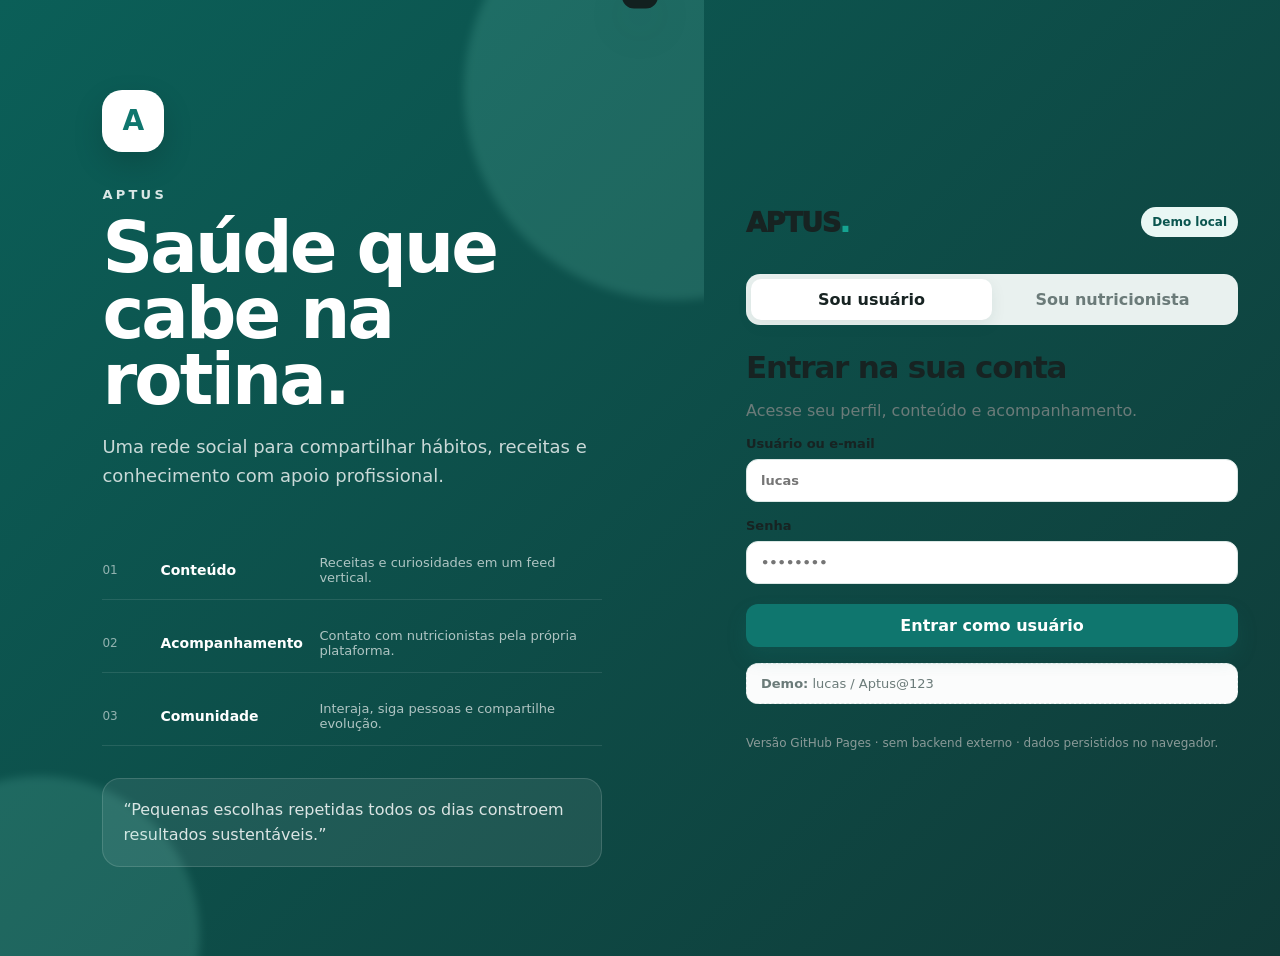
<file: aptus_full_static_v1_fixed/frontend-pages/index.html>
<!doctype html>
<html lang="pt-BR">
<head>
  <meta charset="utf-8">
  <meta name="viewport" content="width=device-width, initial-scale=1">
  <meta name="theme-color" content="#0f766e">
  <title>APTUS — Saúde que cabe na rotina</title>
  <link rel="stylesheet" href="styles.css">
</head>
<body>
  <div id="toast" class="toast" role="status" aria-live="polite"></div>

  <main id="auth-view" class="auth-shell">
    <section class="brand-panel">
      <div class="brand-mark">A</div>
      <div>
        <span class="eyebrow">APTUS</span>
        <h1>Saúde que cabe na rotina.</h1>
        <p>Uma rede social para compartilhar hábitos, receitas e conhecimento com apoio profissional.</p>
      </div>
      <div class="brand-points">
        <div><span>01</span><strong>Conteúdo</strong><small>Receitas e curiosidades em um feed vertical.</small></div>
        <div><span>02</span><strong>Acompanhamento</strong><small>Contato com nutricionistas pela própria plataforma.</small></div>
        <div><span>03</span><strong>Comunidade</strong><small>Interaja, siga pessoas e compartilhe evolução.</small></div>
      </div>
      <div class="quote-card">“Pequenas escolhas repetidas todos os dias constroem resultados sustentáveis.”</div>
    </section>

    <section class="auth-panel">
      <div class="auth-head">
        <div class="logo-word">APTUS<span>.</span></div>
        <span class="status-pill">Demo local</span>
      </div>

      <div class="auth-switcher" role="tablist">
        <button class="auth-tab active" data-auth="user">Sou usuário</button>
        <button class="auth-tab" data-auth="nutritionist">Sou nutricionista</button>
      </div>

      <form id="user-login-form" class="auth-form">
        <h2>Entrar na sua conta</h2>
        <p class="muted">Acesse seu perfil, conteúdo e acompanhamento.</p>
        <label>Usuário ou e-mail<input id="user-login" autocomplete="username" required placeholder="lucas"></label>
        <label>Senha<input id="user-password" type="password" autocomplete="current-password" required placeholder="••••••••"></label>
        <button class="primary-btn" type="submit">Entrar como usuário</button>
        <div class="demo-box"><b>Demo:</b> lucas / Aptus@123</div>
      </form>

      <form id="nutritionist-login-form" class="auth-form hidden">
        <h2>Área profissional</h2>
        <p class="muted">Entre no painel exclusivo do nutricionista.</p>
        <label>Usuário ou e-mail<input id="nutri-login" autocomplete="username" required placeholder="marina.nutri"></label>
        <label>Senha<input id="nutri-password" type="password" autocomplete="current-password" required placeholder="••••••••"></label>
        <button class="primary-btn" type="submit">Entrar como nutricionista</button>
        <div class="demo-box"><b>Demo:</b> marina.nutri / Aptus@123</div>
      </form>

      <div class="auth-foot">Versão GitHub Pages · sem backend externo · dados persistidos no navegador.</div>
    </section>
  </main>

  <div id="app-view" class="app hidden">
    <header class="topbar">
      <div class="topbar-left">
        <button class="mobile-menu" id="mobile-menu">☰</button>
        <div class="logo-word">APTUS<span>.</span></div>
      </div>
      <div class="topbar-actions">
        <button class="icon-btn" id="notification-btn" title="Notificações">♧</button>
        <button class="profile-chip" id="header-profile"></button>
        <button class="ghost-btn" id="logout-btn">Sair</button>
      </div>
    </header>

    <div class="app-layout">
      <aside class="sidebar" id="sidebar">
        <nav id="user-nav" class="side-nav">
          <button class="nav-btn active" data-view="home">⌂ <span>Início</span></button>
          <button class="nav-btn" data-view="discover">◉ <span>Descobrir</span></button>
          <button class="nav-btn" data-view="nutritionist">✦ <span>Nutricionista</span></button>
        </nav>
        <nav id="nutritionist-nav" class="side-nav hidden">
          <button class="nav-btn active" data-view="pro-home">⌂ <span>Painel</span></button>
          <button class="nav-btn" data-view="discover">◉ <span>Conteúdo</span></button>
          <button class="nav-btn" data-view="pro-messages">✉ <span>Mensagens</span></button>
        </nav>
        <div class="sidebar-bottom">
          <div class="mini-card"><span class="dot"></span><div><b>Modo demo</b><small>Seu conteúdo fica salvo neste navegador.</small></div></div>
        </div>
      </aside>

      <section class="content" id="content">
        <!-- rendered by app.js -->
      </section>
    </div>

    <button class="floating-create" id="floating-create">＋</button>

    <div id="modal" class="modal hidden">
      <div class="modal-backdrop" data-close-modal></div>
      <div class="modal-card" id="modal-card"></div>
    </div>
  </div>

  <script src="app.js"></script>
</body>
</html>
</file>
<file: aptus_full_static_v1_fixed/frontend-pages/styles.css>
:root{
  --bg:#f4f7f7;
  --surface:#ffffff;
  --surface-2:#edf7f5;
  --line:#dbe7e5;
  --text:#172322;
  --muted:#6b7b79;
  --brand:#0f766e;
  --brand-2:#15a391;
  --brand-dark:#0a554f;
  --accent:#ffb45a;
  --danger:#d94f4f;
  --shadow:0 18px 45px rgba(13,66,61,.10);
  --radius:22px;
}
*{box-sizing:border-box}
html,body{margin:0;min-height:100%;font-family:Inter,ui-sans-serif,system-ui,-apple-system,BlinkMacSystemFont,"Segoe UI",sans-serif;color:var(--text);background:var(--bg)}
button,input,textarea{font:inherit}
button{cursor:pointer}
.hidden{display:none!important}
.muted{color:var(--muted)}
.toast{position:fixed;left:50%;top:18px;transform:translate(-50%,-140%);background:#12201f;color:#fff;padding:12px 18px;border-radius:999px;z-index:9999;box-shadow:var(--shadow);transition:.25s}.toast.show{transform:translate(-50%,0)}
.auth-shell{min-height:100vh;display:grid;grid-template-columns:1.1fr .9fr;background:linear-gradient(135deg,#0b5f58,#103b38)}
.brand-panel{padding:7vw 8vw;color:#fff;display:flex;flex-direction:column;justify-content:space-between;gap:32px;position:relative;overflow:hidden}.brand-panel:before,.brand-panel:after{content:"";position:absolute;border-radius:50%;filter:blur(4px);opacity:.14;background:#8df2dc}.brand-panel:before{width:420px;height:420px;right:-180px;top:-120px}.brand-panel:after{width:320px;height:320px;left:-120px;bottom:-140px}
.brand-mark{width:62px;height:62px;border-radius:20px;display:grid;place-items:center;background:#fff;color:var(--brand);font-size:28px;font-weight:900;box-shadow:0 12px 30px rgba(0,0,0,.15)}
.eyebrow{letter-spacing:.25em;font-weight:800;font-size:13px;opacity:.85}.brand-panel h1{font-size:clamp(42px,5.5vw,76px);line-height:.94;max-width:700px;margin:12px 0 20px;letter-spacing:-.04em}.brand-panel p{font-size:18px;line-height:1.6;max-width:620px;color:rgba(255,255,255,.78)}
.brand-points{display:grid;gap:14px;max-width:720px}.brand-points>div{display:grid;grid-template-columns:44px 145px 1fr;gap:14px;align-items:center;padding:14px 0;border-bottom:1px solid rgba(255,255,255,.10)}.brand-points span{font-size:12px;opacity:.55}.brand-points strong{font-size:14px}.brand-points small{font-size:13px;color:rgba(255,255,255,.67)}
.quote-card{padding:18px 20px;border:1px solid rgba(255,255,255,.14);background:rgba(255,255,255,.08);border-radius:18px;color:rgba(255,255,255,.84);max-width:640px;line-height:1.6}
.auth-panel{display:flex;flex-direction:column;justify-content:center;padding:42px;max-width:650px;width:100%;margin:auto}.auth-head{display:flex;justify-content:space-between;align-items:center;margin-bottom:36px}.logo-word{font-weight:950;letter-spacing:-.05em;font-size:27px}.logo-word span{color:var(--brand-2)}.brand-panel .logo-word{color:#fff}.status-pill{background:#e9f7f4;color:var(--brand-dark);padding:8px 11px;border-radius:999px;font-size:12px;font-weight:800}
.auth-switcher{display:grid;grid-template-columns:1fr 1fr;background:#e9f1ef;padding:5px;border-radius:14px;margin-bottom:24px}.auth-tab{border:0;background:transparent;padding:11px;border-radius:10px;font-weight:800;color:var(--muted)}.auth-tab.active{background:#fff;color:var(--text);box-shadow:0 5px 15px rgba(22,69,64,.08)}
.auth-form h2{font-size:31px;letter-spacing:-.04em;margin:0 0 8px}.auth-form label{display:grid;gap:8px;margin-top:16px;font-size:13px;font-weight:800}.auth-form input,.field,input,textarea,select{width:100%;padding:13px 14px;border:1px solid var(--line);background:#fff;border-radius:12px;outline:none;color:var(--text);transition:.2s}.auth-form input:focus,.field:focus,input:focus,textarea:focus,select:focus{border-color:var(--brand-2);box-shadow:0 0 0 4px rgba(21,163,145,.10)}.primary-btn,.secondary-btn,.ghost-btn,.danger-btn{border:0;border-radius:12px;padding:12px 16px;font-weight:800}.primary-btn{background:var(--brand);color:#fff;margin-top:20px;width:100%;box-shadow:0 10px 20px rgba(15,118,110,.18)}.secondary-btn{background:#e4f2ef;color:var(--brand-dark)}.ghost-btn{background:transparent;color:var(--muted)}.danger-btn{background:#fff0f0;color:var(--danger)}.demo-box{margin-top:16px;padding:12px 14px;background:#fbfcfc;border:1px dashed var(--line);border-radius:12px;font-size:13px;color:var(--muted)}.auth-foot{margin-top:32px;color:#8a9a98;font-size:12px}
.topbar{height:76px;background:#fff;border-bottom:1px solid var(--line);display:flex;justify-content:space-between;align-items:center;padding:0 28px;position:sticky;top:0;z-index:50}.topbar-left,.topbar-actions{display:flex;align-items:center;gap:14px}.mobile-menu{display:none;border:0;background:#eef5f3;border-radius:10px;padding:8px}.icon-btn{border:0;background:#eff7f5;width:40px;height:40px;border-radius:12px}.profile-chip{border:0;background:#eef7f5;padding:9px 12px;border-radius:999px;font-weight:800;display:flex;gap:8px;align-items:center}.app-layout{display:grid;grid-template-columns:250px 1fr;min-height:calc(100vh - 76px)}.sidebar{border-right:1px solid var(--line);background:#fff;padding:24px 14px;display:flex;flex-direction:column;justify-content:space-between}.side-nav{display:grid;gap:8px}.nav-btn{border:0;background:transparent;text-align:left;padding:13px 14px;border-radius:13px;font-weight:800;color:var(--muted);display:flex;align-items:center;gap:12px}.nav-btn:hover,.nav-btn.active{background:#e9f5f2;color:var(--brand-dark)}.sidebar-bottom{margin-top:20px}.mini-card{display:flex;gap:10px;align-items:flex-start;padding:12px;background:#f6f9f8;border:1px solid var(--line);border-radius:15px}.mini-card .dot{width:10px;height:10px;border-radius:50%;background:#2bc198;margin-top:5px}.mini-card b{display:block;font-size:12px}.mini-card small{display:block;color:var(--muted);font-size:10px;line-height:1.4;margin-top:2px}.content{padding:30px;max-width:1450px;width:100%;margin:0 auto}.section-head{display:flex;justify-content:space-between;gap:20px;align-items:flex-end;margin-bottom:22px}.section-head h1{font-size:34px;letter-spacing:-.05em;margin:0}.section-head p{margin:6px 0 0;color:var(--muted)}.grid{display:grid;gap:18px}.grid-2{grid-template-columns:repeat(2,minmax(0,1fr))}.grid-3{grid-template-columns:repeat(3,minmax(0,1fr))}.card{background:#fff;border:1px solid var(--line);border-radius:var(--radius);padding:20px;box-shadow:0 12px 35px rgba(19,68,64,.05)}
.hero{padding:28px;background:linear-gradient(135deg,#e6f7f3,#fff1df);border:1px solid var(--line);border-radius:28px;margin-bottom:22px;display:grid;grid-template-columns:1.2fr .8fr;gap:18px;align-items:center}.hero h1{font-size:40px;line-height:1;letter-spacing:-.05em;margin:0 0 10px}.hero p{color:var(--muted);max-width:620px;line-height:1.6}.hero-stat{background:rgba(255,255,255,.75);border:1px solid rgba(255,255,255,.9);border-radius:22px;padding:20px}.stat-top{display:flex;justify-content:space-between;color:var(--muted);font-size:12px}.stat-number{font-size:46px;letter-spacing:-.06em;font-weight:950;margin:4px 0}.progress{height:10px;background:#d9eae7;border-radius:999px;overflow:hidden}.progress > span{display:block;height:100%;background:linear-gradient(90deg,var(--brand),var(--brand-2));border-radius:inherit}
.avatar{width:48px;height:48px;border-radius:50%;display:grid;place-items:center;background:linear-gradient(135deg,#0f766e,#8ddbd1);color:#fff;font-weight:900;flex:none}.avatar.lg{width:78px;height:78px;font-size:28px}.user-row{display:flex;gap:12px;align-items:center}.user-row h3,.user-row p{margin:0}.user-row p{color:var(--muted);font-size:12px;margin-top:3px}.tag{font-size:11px;padding:7px 9px;background:#eaf5f2;color:var(--brand-dark);border-radius:999px;font-weight:800;display:inline-block}
.post-card{padding:0;overflow:hidden}.post-cover{min-height:250px;background:linear-gradient(135deg,#114a44,#2db9a4);display:flex;align-items:flex-end;padding:22px;color:#fff;position:relative}.post-cover.orange{background:linear-gradient(135deg,#8a541e,#f2ae5e)}.post-cover.berry{background:linear-gradient(135deg,#6e355f,#e7a2d3)}.post-cover:after{content:"";position:absolute;inset:auto 0 0;height:50%;background:linear-gradient(transparent,rgba(0,0,0,.25))}.cover-copy{position:relative;z-index:1}.cover-copy span{font-size:11px;text-transform:uppercase;letter-spacing:.18em;opacity:.8}.cover-copy h3{font-size:28px;margin:6px 0 0;max-width:360px}.post-body{padding:18px}.post-body p{color:var(--muted);line-height:1.55;margin:10px 0}.post-actions{display:flex;gap:8px;flex-wrap:wrap}.small-btn{border:1px solid var(--line);background:#fff;border-radius:10px;padding:9px 11px;font-weight:800;font-size:12px}.small-btn.active{background:#eaf5f2;color:var(--brand-dark);border-color:#bfe2dc}
.reels{display:grid;grid-template-columns:repeat(4,minmax(0,1fr));gap:18px}.reel{min-height:570px;border-radius:26px;overflow:hidden;position:relative;color:#fff;background:linear-gradient(160deg,#0e5f58,#0e2e2b 80%);border:1px solid rgba(255,255,255,.15);box-shadow:var(--shadow);display:flex;flex-direction:column;justify-content:flex-end;padding:18px}.reel:nth-child(2n){background:linear-gradient(160deg,#b56a32,#55311a 80%)}.reel:nth-child(3n){background:linear-gradient(160deg,#7b3c74,#2d1d2b 80%)}.reel:before{content:"";position:absolute;inset:0;background:radial-gradient(circle at 70% 20%,rgba(255,255,255,.16),transparent 28%),radial-gradient(circle at 20% 70%,rgba(255,255,255,.10),transparent 35%)}.reel-content{position:relative;z-index:1}.reel-top{position:absolute;top:16px;left:16px;right:16px;display:flex;justify-content:space-between;z-index:2}.reel-media{height:300px;border-radius:18px;background:rgba(255,255,255,.10);display:grid;place-items:center;font-size:72px;backdrop-filter:blur(3px);position:relative;z-index:1;margin-bottom:18px}.reel h3{margin:0 0 8px;font-size:24px;letter-spacing:-.04em}.reel p{color:rgba(255,255,255,.78);line-height:1.5;font-size:13px}.reel-actions{display:flex;justify-content:space-between;gap:8px;margin-top:12px}.reel-btn{border:1px solid rgba(255,255,255,.16);background:rgba(255,255,255,.10);color:#fff;border-radius:12px;padding:9px 10px;font-weight:800}
.nutri-card{display:flex;flex-direction:column;gap:15px}.nutri-card .top{display:flex;gap:14px;align-items:center}.rating{color:#b26a08;font-weight:900}.message-list{display:grid;gap:10px;max-height:430px;overflow:auto}.message{padding:12px 14px;border-radius:15px;max-width:76%;background:#eef5f3}.message.mine{margin-left:auto;background:#0f766e;color:#fff}.message small{display:block;opacity:.7;font-size:10px;margin-top:6px}.composer{display:flex;gap:8px;margin-top:12px}.composer input{flex:1}.metric-row{display:grid;grid-template-columns:repeat(4,1fr);gap:12px}.metric{padding:16px;background:#fbfcfc;border:1px solid var(--line);border-radius:16px}.metric strong{display:block;font-size:26px;margin-top:2px}.metric small{color:var(--muted)}
.modal{position:fixed;inset:0;z-index:100}.modal-backdrop{position:absolute;inset:0;background:rgba(8,35,32,.55);backdrop-filter:blur(4px)}.modal-card{position:relative;width:min(680px,calc(100% - 30px));margin:7vh auto 0;background:#fff;border-radius:24px;padding:22px;box-shadow:0 30px 70px rgba(0,0,0,.25);max-height:80vh;overflow:auto}.modal-head{display:flex;justify-content:space-between;align-items:center;margin-bottom:12px}.close-btn{border:0;background:#eef3f2;border-radius:10px;width:36px;height:36px}.form-grid{display:grid;grid-template-columns:1fr 1fr;gap:12px}.form-grid .full{grid-column:1/-1}.recipe-steps{white-space:pre-line;background:#f7faf9;padding:14px;border-radius:14px;color:var(--muted);line-height:1.6}
.floating-create{position:fixed;right:28px;bottom:28px;width:54px;height:54px;border:0;border-radius:18px;background:var(--brand);color:#fff;font-size:28px;box-shadow:0 16px 30px rgba(15,118,110,.30);z-index:45}
.empty{padding:38px;text-align:center;color:var(--muted);border:1px dashed var(--line);border-radius:18px}
.table{width:100%;border-collapse:collapse}.table th,.table td{padding:12px 10px;border-bottom:1px solid var(--line);text-align:left;font-size:13px}.table th{color:var(--muted);font-size:11px;text-transform:uppercase;letter-spacing:.06em}
@media(max-width:1100px){.reels{grid-template-columns:repeat(2,minmax(0,1fr))}.hero{grid-template-columns:1fr}.grid-3{grid-template-columns:1fr 1fr}.metric-row{grid-template-columns:1fr 1fr}}
@media(max-width:820px){.auth-shell{grid-template-columns:1fr}.brand-panel{display:none}.auth-panel{padding:26px}.app-layout{grid-template-columns:1fr}.sidebar{position:fixed;z-index:40;inset:76px auto 0 0;width:240px;transform:translateX(-110%);transition:.25s;box-shadow:14px 0 30px rgba(0,0,0,.12)}.sidebar.open{transform:translateX(0)}.mobile-menu{display:inline-flex}.content{padding:20px}.section-head{align-items:flex-start;flex-direction:column}.grid-2,.grid-3,.form-grid{grid-template-columns:1fr}.reels{grid-template-columns:1fr}.reel{min-height:630px}.topbar{padding:0 16px}.logo-word{font-size:24px}.ghost-btn{display:none}}
</file>
